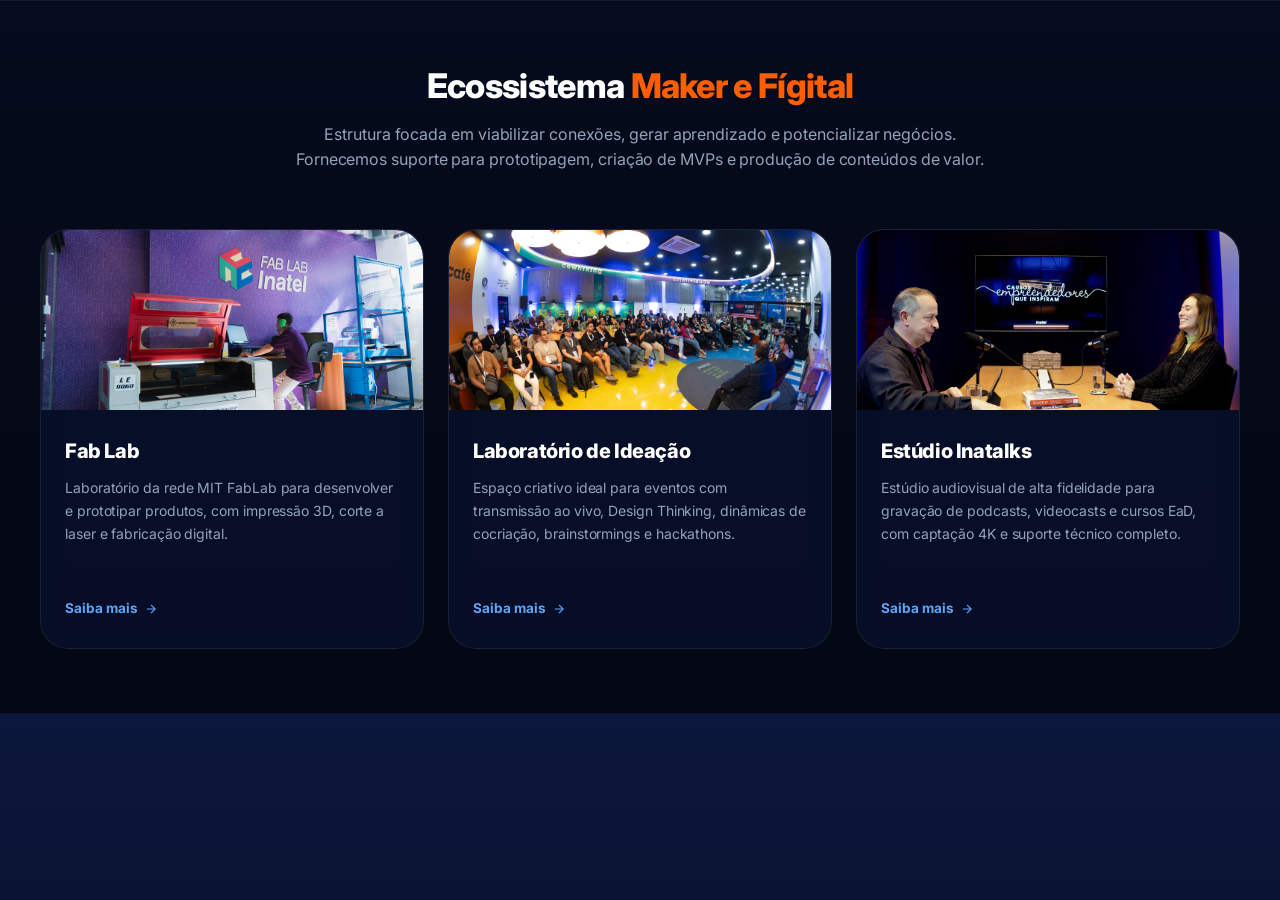
<file: index.html>
<!DOCTYPE html>
<html lang="pt-BR">
<head>
    <meta charset="UTF-8">
    <meta name="viewport" content="width=device-width, initial-scale=1.0">
    <title>Ecossistema Maker e Fígital — Inatel Startups</title>
    <!-- Google Fonts: Inter -->
    <link rel="preconnect" href="https://fonts.googleapis.com">
    <link rel="preconnect" href="https://fonts.gstatic.com" crossorigin>
    <link href="https://fonts.googleapis.com/css2?family=Inter:wght@400;500;600;700;800;900&display=swap" rel="stylesheet">
    <link rel="stylesheet" href="style.css?v=4">
</head>
<body>

<main class="hub-main">
    <!-- SECTION 4: UM ECOSSISTEMA DE OPORTUNIDADES MAKER -->
    <section id="maker" class="section section-alt" style="padding-top: 64px; padding-bottom: 64px;">
        <div class="container reveal-on-scroll">
            <div class="section-header">
                <h2>Ecossistema <span>Maker e Fígital</span></h2>
                <p>Estrutura focada em viabilizar conexões, gerar aprendizado e potencializar negócios. Fornecemos suporte para prototipagem, criação de MVPs e produção de conteúdos de valor.</p>
            </div>

            <div class="hub-grid-3">
                <!-- CARD 1: FAB LAB -->
                <div class="maker-card" tabindex="0" role="button" aria-haspopup="dialog">
                    <img src="elementos/fablab.jpg" alt="FabLab Inatel">
                    <div class="maker-content">
                        <h3>Fab Lab</h3>
                        <p>Laboratório da rede MIT FabLab para desenvolver e prototipar produtos, com impressão 3D, corte a laser e fabricação digital.</p>
                        <button type="button" id="fablab-trigger" class="btn-link">
                            Saiba mais 
                            <svg width="14" height="14" viewBox="0 0 24 24" fill="none" stroke="currentColor" stroke-width="2">
                                <line x1="5" y1="12" x2="19" y2="12"></line>
                                <polyline points="12 5 19 12 12 19"></polyline>
                            </svg>
                        </button>
                    </div>
                </div>

                <!-- CARD 2: LAB DE IDEAÇÃO -->
                <div class="maker-card" tabindex="0" role="button" aria-haspopup="dialog">
                    <img src="elementos/lab_ideacao.jpg" alt="Laboratório de Ideação">
                    <div class="maker-content">
                        <h3>Laboratório de Ideação</h3>
                        <p>Espaço criativo ideal para eventos com transmissão ao vivo, Design Thinking, dinâmicas de cocriação, brainstormings e hackathons.</p>
                        <button type="button" id="lab-ideacao-trigger" class="btn-link">
                            Saiba mais 
                            <svg width="14" height="14" viewBox="0 0 24 24" fill="none" stroke="currentColor" stroke-width="2">
                                <line x1="5" y1="12" x2="19" y2="12"></line>
                                <polyline points="12 5 19 12 12 19"></polyline>
                            </svg>
                        </button>
                    </div>
                </div>

                <!-- CARD 3: ESTÚDIO INATALKS -->
                <div class="maker-card" tabindex="0" role="button" aria-haspopup="dialog">
                    <img src="elementos/inatalks.png" alt="Estúdio Inatalks">
                    <div class="maker-content">
                        <h3>Estúdio Inatalks</h3>
                        <p>Estúdio audiovisual de alta fidelidade para gravação de podcasts, videocasts e cursos EaD, com captação 4K e suporte técnico completo.</p>
                        <button type="button" id="inatalks-trigger" class="btn-link">
                            Saiba mais 
                            <svg width="14" height="14" viewBox="0 0 24 24" fill="none" stroke="currentColor" stroke-width="2">
                                <line x1="5" y1="12" x2="19" y2="12"></line>
                                <polyline points="12 5 19 12 12 19"></polyline>
                            </svg>
                        </button>
                    </div>
                </div>
            </div>
        </div>
    </section>

    <!-- ================= FAB LAB POPUP MODAL (VERBATIM SITE ATUAL) ================= -->
    <div id="fablab-modal" class="modal-overlay" role="dialog" aria-modal="true" aria-hidden="true">
        <div class="modal-content" style="max-width: 750px; text-align: left;">
            <button class="modal-close" aria-label="Fechar">&times;</button>
            <div class="modal-header">
                <h3>Fab Lab</h3>
                <p>Do conceito ao MVP</p>
            </div>

            <div class="modal-body">
                <img src="elementos/fablab.jpg" alt="Fab Lab" style="width: 100%; height: 260px; object-fit: cover; border-radius: 12px; margin-bottom: 20px; border: 1px solid rgba(255, 255, 255, 0.1);">
                <p style="font-size: 16px; line-height: 1.6; color: var(--text-muted); margin-bottom: 20px;">
                    No FabLab Inatel, você encontra a infraestrutura necessária para transformar ideias em protótipos funcionais, e acelerar o desenvolvimento de produtos e soluções inovadoras.
                </p>
                <p style="font-size: 16px; line-height: 1.6; color: var(--text-muted); margin-bottom: 24px;">
                    Acesse ferramentas, tecnologias e infraestrutura especializada para desenvolver, testar e validar suas ideias com mais rapidez. Disponibilidade de Impressoras 3D (ABS e PLA), centro de usinagem para Placas de Circuito Impresso - PCI, corte a laser e CNCs Router de pequeno e grande formato.
                </p>

                <div style="margin-top: 24px; text-align: center;">
                    <a href="https://docs.google.com/forms/d/e/1FAIpQLSc38Jp3jZtuFdOqGrvZFkpec_V9VK0SeP3WLYaHpSwOSbEOqw/viewform" target="_blank" rel="noopener noreferrer" class="btn-secondary" style="width: 100%; justify-content: center;">
                        Solicitação de Orçamento
                        <svg width="20" height="20" viewBox="0 0 24 24" fill="none" stroke="currentColor" stroke-width="2" style="margin-left: 10px;">
                            <line x1="5" y1="12" x2="19" y2="12"></line>
                            <polyline points="12 5 19 12 12 19"></polyline>
                        </svg>
                    </a>
                </div>
            </div>
        </div>
    </div>

    <!-- ================= LAB DE IDEAÇÃO POPUP MODAL (VERBATIM SITE ATUAL) ================= -->
    <div id="lab-ideacao-modal" class="modal-overlay" role="dialog" aria-modal="true" aria-hidden="true">
        <div class="modal-content" style="max-width: 750px; text-align: left;">
            <button class="modal-close" aria-label="Fechar">&times;</button>
            <div class="modal-header">
                <h3>Laboratório de Ideação</h3>
                <p>Criatividade, conhecimento e cocriação</p>
            </div>

            <div class="modal-body">
                <img src="elementos/lab_ideacao.jpg" alt="Laboratório de Ideação" style="width: 100%; height: 260px; object-fit: cover; border-radius: 12px; margin-bottom: 20px; border: 1px solid rgba(255, 255, 255, 0.1);">
                <p style="font-size: 16px; line-height: 1.6; color: var(--text-muted); margin-bottom: 20px;">
                    O Laboratório de Ideação sedia grandes eventos, workshops, painéis, oficinas e hackathons. O espaço modular é focado em inspirar grandes ideias, conteúdos de impacto e cocriações que geram inovação.
                </p>

                <div style="margin-top: 24px; text-align: center;">
                    <a href="mailto:startups@inatel.br?subject=Reserva%20de%20Espa%C3%A7o%20-%20Laborat%C3%B3rio%20de%20Idea%C3%A7%C3%A3o" class="btn-secondary" style="width: 100%; justify-content: center;">
                        Solicitar Reserva do Espaço
                        <svg width="20" height="20" viewBox="0 0 24 24" fill="none" stroke="currentColor" stroke-width="2" style="margin-left: 10px;">
                            <line x1="5" y1="12" x2="19" y2="12"></line>
                            <polyline points="12 5 19 12 12 19"></polyline>
                        </svg>
                    </a>
                </div>
            </div>
        </div>
    </div>

    <!-- ================= ESTÚDIO INATALKS POPUP MODAL (VERBATIM SITE ATUAL) ================= -->
    <div id="inatalks-modal" class="modal-overlay" role="dialog" aria-modal="true" aria-hidden="true">
        <div class="modal-content" style="max-width: 750px; text-align: left;">
            <button class="modal-close" aria-label="Fechar">&times;</button>
            <div class="modal-header">
                <h3>Estúdio Inatalks</h3>
                <p>Produção audiovisual de alta fidelidade no campus Inatel e digital</p>
            </div>

            <div class="modal-body">
                <img src="elementos/inatalks.png" alt="Estúdio Inatalks" style="width: 100%; height: 260px; object-fit: cover; border-radius: 12px; margin-bottom: 20px; border: 1px solid rgba(255, 255, 255, 0.1);">
                
                <div class="modal-grid">
                    <div class="modal-flex-col">
                        <div class="modal-section-title">O que oferecemos</div>
                        <div class="modal-list-item">
                            <strong>Podcasts e Videocasts</strong>
                            <p>Captação multi-câmera em resolução 4K Ultra HD e gravação de áudio de alta fidelidade.</p>
                        </div>
                        <div class="modal-list-item">
                            <strong>Cursos</strong>
                            <p>Infraestrutura e estabilidade técnica recomendadas para gravação de videoaulas e EAD.</p>
                        </div>
                        <div class="modal-list-item">
                            <strong>Entrevistas</strong>
                            <p>Ambiente profissional estruturado e confortável para receber convidados e especialistas.</p>
                        </div>
                    </div>

                    <div class="modal-flex-col">
                        <div class="modal-section-title">Estrutura Completa</div>
                        <div class="modal-list-item">
                            <strong>Equipamentos e Tecnologia</strong>
                            <p>Microfones Shure (padrão ouro do mercado), câmeras 4K e projeto de iluminação profissional.</p>
                        </div>
                        <div class="modal-list-item">
                            <strong>Conforto</strong>
                            <p>Lounge climatizado para convivência e suporte técnico "hands-on" em tempo integral.</p>
                        </div>
                        <div class="modal-list-item">
                            <strong>Agilidade</strong>
                            <p>Processo de gravação dinâmico e otimizado para maximizar o tempo do founder.</p>
                        </div>
                    </div>
                </div>

                <div class="modal-flex-col" style="margin-top: 24px;">
                    <div class="modal-section-title">Produção com Especialistas</div>
                    <div class="modal-grid" style="gap: 12px;">
                        <div class="modal-list-item">
                            <strong>Pré-produção</strong>
                            <p>Planejamento técnico prévio e avaliação crítica de roteiro.</p>
                        </div>
                        <div class="modal-list-item">
                            <strong>Direção em Estúdio</strong>
                            <p>Orientação profissional durante a captação para obter o melhor desempenho.</p>
                        </div>
                    </div>
                    <div class="modal-list-item highlighted" style="margin-top: 12px;">
                        <strong>Entrega Imediata</strong>
                        <p>Você sai da sessão com todos os arquivos brutos em alta resolução copiados, prontos para sua edição.</p>
                    </div>
                </div>

                <div style="margin-top: 24px; text-align: center;">
                    <a href="mailto:startups@inatel.br?subject=Reserva%20de%20Est%C3%BAdio%20-%20Inatalks" class="btn-primary" style="width: 100%; justify-content: center;">
                        Solicitar Reserva do Estúdio
                        <svg width="20" height="20" viewBox="0 0 24 24" fill="none" stroke="currentColor" stroke-width="2">
                            <line x1="5" y1="12" x2="19" y2="12"></line>
                            <polyline points="12 5 19 12 12 19"></polyline>
                        </svg>
                    </a>
                </div>
            </div>
        </div>
    </div>
</main>

<script src="maker.js?v=4"></script>
</body>
</html>
</file>
<file: style.css>
/* ================= BARRA LATERAL DE ROLAGEM (SCROLLBAR) IDÊNTICA AO SITE ATUAL ================= */
::-webkit-scrollbar {
    width: 8px;
    height: 8px;
}

::-webkit-scrollbar-track {
    background: transparent !important;
}

::-webkit-scrollbar-thumb {
    background-color: #065dc4;
    border: 1px solid #066ce2;
    border-radius: 10px;
}

::-webkit-scrollbar-thumb:hover,
::-webkit-scrollbar-thumb:active {
    background-color: #054ea6;
}

/* Firefox / Modern CSS Scrollbar */
* {
    scrollbar-width: thin;
    scrollbar-color: #065dc4 transparent;
}

:root {
    --bg-main: #060B1E;
    --bg-alt: #030611;
    --bg-card: rgba(12, 23, 61, 0.45);
    --bg-card-hover: rgba(12, 23, 61, 0.75);

    --primary: #FF5E00;
    --primary-hover: #E05300;
    --primary-rgb: 255, 94, 0;
    --brand-orange: var(--primary);

    --secondary: #2563EB;
    --secondary-hover: #1D4ED8;
    --secondary-rgb: 37, 99, 235;

    --text-light: #F8FAFC;
    --text-muted: #94A3B8;
    --text-description: #94A3B8;
    --text-blue: #60A5FA;

    --border-color: rgba(255, 255, 255, 0.06);
    --border-hover: rgba(255, 94, 0, 0.3);
    --border-card: rgba(255, 255, 255, 0.08);
}

* {
    margin: 0;
    padding: 0;
    box-sizing: border-box;
    font-family: 'Inter', system-ui, -apple-system, sans-serif;
}

html {
    scroll-behavior: smooth;
}

body {
    background-color: var(--bg-main);
    background-image:
        linear-gradient(180deg, #0C173D 0%, var(--bg-main) 600px, var(--bg-main) 100%),
        radial-gradient(at 100% 100%, rgba(37, 99, 235, 0.08) 0px, transparent 60%),
        radial-gradient(rgba(255, 255, 255, 0.02) 1px, transparent 1px);
    background-size: auto, auto, 32px 32px;
    color: var(--text-light);
    line-height: 1.72;
    letter-spacing: -0.005em;
    overflow-x: hidden;
}

main.hub-main {
    background: transparent;
    width: 100%;
}

.hub-main a {
    text-decoration: none;
    color: inherit;
}

.hub-main button {
    background: none;
    border: none;
    cursor: pointer;
    font: inherit;
    color: inherit;
}

.hub-main h1,
.hub-main h2,
.hub-main h3,
.hub-main h4 {
    color: white;
    letter-spacing: -0.02em;
}

/* ================= GRID & GENERAL LAYOUT ================= */
.hub-main .container {
    max-width: 1280px;
    margin: 0 auto;
    padding: 0 20px;
}

@media (min-width: 640px) {
    .hub-main .container {
        padding: 0 32px;
    }
}

@media (min-width: 1024px) {
    .hub-main .container {
        padding: 0 40px;
    }
}

.hub-main .section {
    position: relative;
    z-index: 1;
}

.hub-main .section-alt {
    background-color: rgba(3, 6, 17, 0.7);
    border-top: 1px solid var(--border-color);
    border-bottom: 1px solid var(--border-color);
}

.hub-main .section-header {
    text-align: center;
    max-width: 720px;
    margin: 0 auto 56px;
}

.hub-main .section-header h2 {
    font-size: 34px;
    font-weight: 800;
    margin-bottom: 14px;
    line-height: 1.25;
}

.hub-main .section-header h2 span {
    color: var(--primary);
}

.hub-main .section-header p {
    color: var(--text-muted);
    font-size: 16px;
    line-height: 1.6;
}

@media (max-width: 768px) {
    .hub-main .section-header h2 {
        font-size: 28px;
    }
    .hub-main .section-header p {
        font-size: 15px;
    }
}

.hub-main .hub-grid-3 {
    display: grid;
    grid-template-columns: 1fr;
    gap: 24px;
}

@media (min-width: 768px) {
    .hub-main .hub-grid-3 {
        grid-template-columns: repeat(2, 1fr);
    }
}

@media (min-width: 1024px) {
    .hub-main .hub-grid-3 {
        grid-template-columns: repeat(3, 1fr);
    }
}

/* ================= BUTTONS ================= */
.hub-main .btn-primary,
.hub-main .btn-secondary,
.hub-main .btn-outline {
    padding: 14px 32px;
    border-radius: 999px;
    font-weight: 700;
    display: inline-flex;
    align-items: center;
    gap: 12px;
    cursor: pointer;
    transition: all 0.3s cubic-bezier(0.16, 1, 0.3, 1);
    font-size: 14px;
    border: none;
    text-decoration: none;
}

.hub-main .btn-primary {
    background-color: var(--primary);
    color: white;
}

.hub-main .btn-primary:hover {
    background-color: var(--primary-hover);
    transform: translateY(-2px);
    box-shadow: 0 8px 25px rgba(var(--primary-rgb), 0.45);
}

.hub-main .btn-secondary {
    background-color: var(--secondary);
    color: white;
}

.hub-main .btn-secondary:hover {
    background-color: var(--secondary-hover);
    transform: translateY(-2px);
    box-shadow: 0 8px 25px rgba(var(--secondary-rgb), 0.45);
}

.hub-main .btn-primary svg,
.hub-main .btn-secondary svg {
    transition: transform 0.3s cubic-bezier(0.16, 1, 0.3, 1);
}

.hub-main .btn-primary:hover svg,
.hub-main .btn-secondary:hover svg {
    transform: translateX(6px);
}

.hub-main .btn-primary:active,
.hub-main .btn-secondary:active {
    transform: translateY(0) scale(0.97);
}

/* ================= ECOSSISTEMA MAKER CARDS ================= */
.hub-main .maker-card {
    background: var(--bg-card);
    backdrop-filter: blur(16px);
    -webkit-backdrop-filter: blur(16px);
    border: 1px solid var(--border-card);
    border-radius: 28px;
    padding: 0;
    position: relative;
    overflow: hidden;
    height: 100%;
    min-height: 420px;
    display: flex;
    flex-direction: column;
    justify-content: flex-start;
    transition: all 0.4s cubic-bezier(0.16, 1, 0.3, 1);
    cursor: pointer;
}

.hub-main .maker-card img {
    position: relative;
    width: 100%;
    height: 180px;
    object-fit: cover;
    opacity: 1;
    transition: transform 0.8s ease;
    border-top-left-radius: 27px;
    border-top-right-radius: 27px;
}

.hub-main .maker-card:hover img {
    transform: scale(1.06);
}

.hub-main .maker-content {
    padding: 24px;
    display: flex;
    flex-direction: column;
    flex-grow: 1;
    justify-content: flex-start;
}

.hub-main .maker-card h3 {
    font-size: 20px;
    font-weight: 800;
    color: white;
    margin-bottom: 8px;
}

.hub-main .maker-card p {
    color: var(--text-muted);
    font-size: 14px;
    line-height: 1.65;
    margin-bottom: 20px;
}

.hub-main .maker-card:hover {
    transform: translateY(-6px);
    border-color: var(--primary);
    box-shadow: 0 20px 40px rgba(255, 94, 0, 0.15);
}

.hub-main .maker-card .btn-link {
    font-size: 13.5px;
    font-weight: 700;
    color: var(--text-blue);
    display: inline-flex;
    align-items: center;
    gap: 6px;
    margin-top: auto;
    border-bottom: 1.5px solid transparent;
    padding-bottom: 2px;
    transition: all 0.3s ease;
    align-self: flex-start;
}

.hub-main .maker-card:hover .btn-link {
    color: white;
    border-bottom-color: var(--primary);
}

.hub-main .maker-card .btn-link svg {
    transition: transform 0.3s ease;
}

.hub-main .maker-card:hover .btn-link svg {
    transform: translateX(4px);
    color: var(--primary);
}

/* ================= INTERACTIVE POPUP MODALS WITH SAFE CLEARANCE ================= */
.hub-main .modal-overlay {
    position: fixed;
    inset: 0;
    background: rgba(2, 6, 23, 0.82);
    backdrop-filter: blur(14px);
    -webkit-backdrop-filter: blur(14px);
    display: flex;
    align-items: flex-start; /* Modal starts safely below header */
    justify-content: center;
    z-index: 999999;
    opacity: 0;
    visibility: hidden;
    pointer-events: none;
    transition: opacity 0.35s cubic-bezier(0.16, 1, 0.3, 1), visibility 0.35s cubic-bezier(0.16, 1, 0.3, 1);
    padding: 155px 20px 40px; /* Safe 155px top clearance so header never covers modal */
    overflow-y: auto;
    -webkit-overflow-scrolling: touch;
}

@media (max-width: 768px) {
    .hub-main .modal-overlay {
        padding: 110px 16px 30px;
    }
}

.hub-main .modal-overlay.open {
    opacity: 1;
    visibility: visible;
    pointer-events: auto;
}

.hub-main .modal-content {
    background: rgba(12, 23, 61, 0.92);
    backdrop-filter: blur(24px);
    -webkit-backdrop-filter: blur(24px);
    border: 1px solid var(--border-card);
    border-radius: 28px;
    padding: 40px;
    max-width: 750px;
    width: 100%;
    max-height: calc(100vh - 190px);
    overflow-y: auto;
    position: relative;
    transform: translateY(20px) scale(0.95);
    transition: transform 0.35s cubic-bezier(0.16, 1, 0.3, 1);
    box-shadow: 0 25px 60px rgba(0, 0, 0, 0.65), 0 0 35px rgba(255, 94, 0, 0.1);
    color: var(--text-light);
    margin-bottom: 20px;
    scrollbar-width: thin;
    scrollbar-color: #065dc4 transparent;
}

.hub-main .modal-content::-webkit-scrollbar,
.hub-main .modal-overlay::-webkit-scrollbar {
    width: 8px;
}

.hub-main .modal-content::-webkit-scrollbar-track,
.hub-main .modal-overlay::-webkit-scrollbar-track {
    background: transparent;
}

.hub-main .modal-content::-webkit-scrollbar-thumb,
.hub-main .modal-overlay::-webkit-scrollbar-thumb {
    background-color: #065dc4;
    border: 1px solid #066ce2;
    border-radius: 10px;
}

.hub-main .modal-content::-webkit-scrollbar-thumb:hover,
.hub-main .modal-overlay::-webkit-scrollbar-thumb:hover {
    background-color: #054ea6;
}

.hub-main .modal-overlay.open .modal-content {
    transform: translateY(0) scale(1);
}

.hub-main .modal-close {
    position: absolute;
    top: 24px;
    right: 24px;
    width: 36px;
    height: 36px;
    border-radius: 50%;
    background: rgba(255, 255, 255, 0.05);
    border: 1px solid var(--border-color);
    color: white;
    display: flex;
    align-items: center;
    justify-content: center;
    cursor: pointer;
    font-size: 20px;
    line-height: 1;
    transition: all 0.3s;
    z-index: 10;
}

.hub-main .modal-close:hover {
    background: rgba(255, 255, 255, 0.12);
    color: var(--primary);
    border-color: var(--primary);
    box-shadow: 0 0 10px rgba(var(--primary-rgb), 0.5);
}

.hub-main .modal-header {
    margin-bottom: 24px;
    padding-right: 40px;
}

.hub-main .modal-header h3 {
    font-size: 28px;
    font-weight: 800;
    color: white;
}

.hub-main .modal-header p {
    color: var(--text-blue);
    font-size: 14.5px;
    margin-top: 6px;
    line-height: 1.5;
}

.hub-main .modal-body {
    display: flex;
    flex-direction: column;
}

.hub-main .modal-grid {
    display: grid;
    grid-template-columns: 1fr;
    gap: 20px;
}

@media (min-width: 640px) {
    .hub-main .modal-grid {
        grid-template-columns: 1fr 1fr;
    }
}

.hub-main .modal-flex-col {
    display: flex;
    flex-direction: column;
    gap: 8px;
}

.hub-main .modal-section-title {
    font-size: 14px;
    font-weight: 800;
    text-transform: uppercase;
    letter-spacing: 1px;
    color: var(--primary);
    margin-bottom: 8px;
}

.hub-main .modal-list-item {
    background: rgba(255, 255, 255, 0.02);
    border: 1px solid rgba(255, 255, 255, 0.08);
    border-radius: 14px;
    padding: 16px;
    font-size: 14px;
    transition: all 0.3s cubic-bezier(0.16, 1, 0.3, 1);
}

.hub-main .modal-list-item:hover {
    background: rgba(255, 255, 255, 0.04);
    border-color: rgba(255, 94, 0, 0.25);
    transform: translateY(-2px);
    box-shadow: 0 8px 20px rgba(0, 0, 0, 0.3);
}

.hub-main .modal-list-item strong {
    color: var(--text-blue);
    display: block;
    margin-bottom: 4px;
    font-size: 15px;
}

.hub-main .modal-list-item p {
    color: var(--text-muted);
    font-size: 13.5px;
    line-height: 1.5;
    margin: 0;
}

.hub-main .modal-list-item.highlighted {
    background: rgba(255, 94, 0, 0.06);
    border-color: rgba(255, 94, 0, 0.3);
}
</file>
